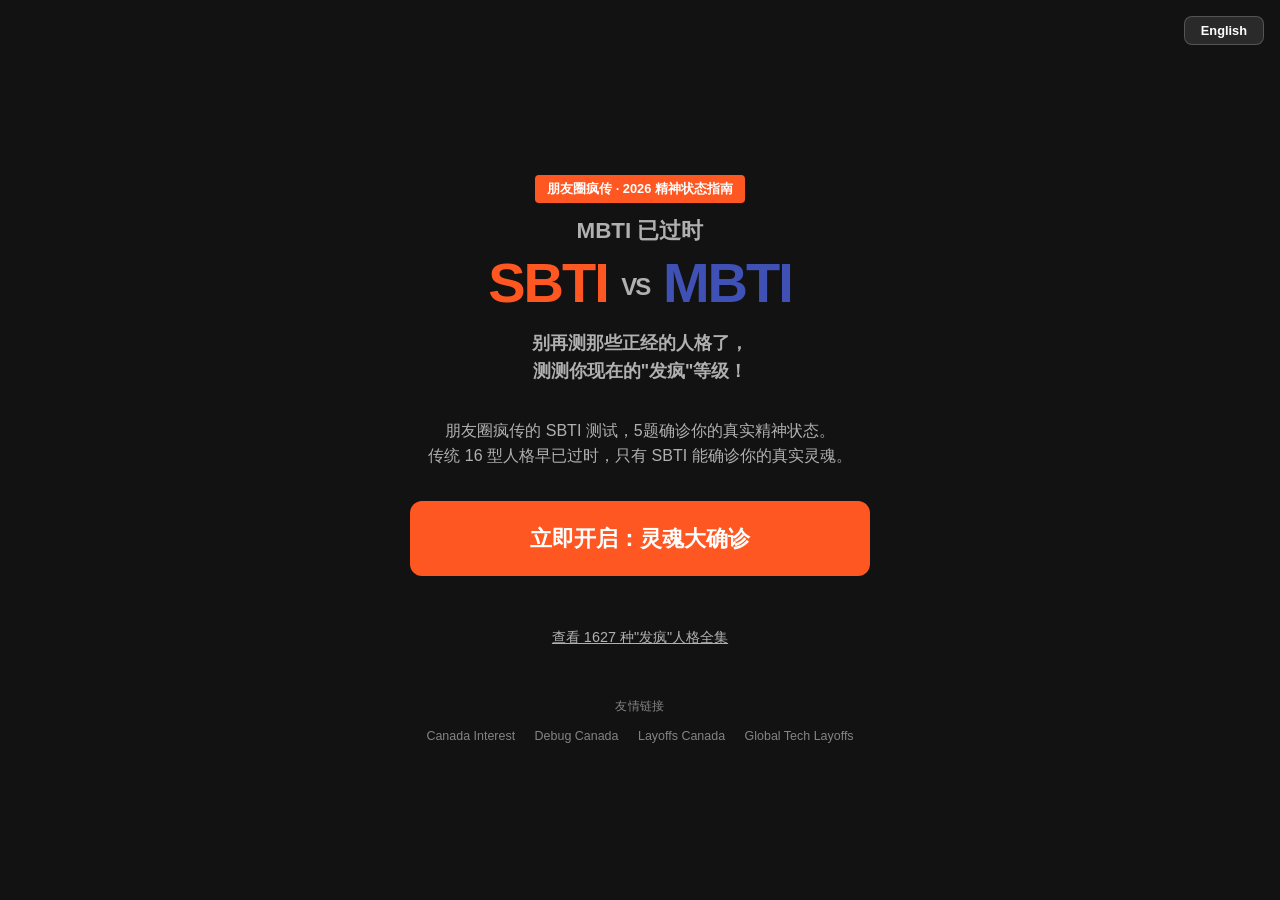
<file: index.html>
<!doctype html>
<html lang="zh">
	<head>
		<meta charset="UTF-8" />
		<meta
			name="viewport"
			content="width=device-width, initial-scale=1.0, maximum-scale=1.0"
		/>
		<title>SBTI 灵魂确诊 | 2026最火人格测试 | MBTI 升级版</title>
		<!-- SEO Core -->
		<meta
			name="description"
			content="朋友圈疯传的 SBTI 测试来了！想知道 SBTI 是什么？这是一款 Silly Big Personality Test，5 题确诊你的真实精神状态：吗喽、死者、ATM、小丑、尤物… 2026 最火 MBTI 人格测试中文版，比传统 16 型人格更懂打工人。"
		/>
		<meta
			name="keywords"
			content="SBTI测试, SBTI是什么, SBTI personality, SBTI人格测试, MBTI中文, 人格测试, 精神状态测试, 发疯等级测试, sbti.unun.dev, silly big personality test"
		/>
		<meta name="author" content="Frank" />
		<meta name="robots" content="index, follow" />
		<meta name="theme-color" content="#121212" />

		<!-- hreflang 多语言 SEO（部署后替换为完整 URL） -->
		<link rel="alternate" hreflang="zh" href="https://sbti.debugcanada.com/" />
		<link
			rel="alternate"
			hreflang="en"
			href="https://sbti.debugcanada.com/index-en.html"
		/>
		<link
			rel="alternate"
			hreflang="x-default"
			href="https://sbti.debugcanada.com/"
		/>

		<!-- Open Graph (微信 / Facebook / 小红书分享) -->
		<meta property="og:type" content="website" />
		<meta property="og:site_name" content="SBTI 灵魂确诊" />
		<meta
			property="og:title"
			content="SBTI 灵魂确诊 | 你是吗喽、死者还是小丑？"
		/>
		<meta
			property="og:description"
			content="5题确诊你的真实精神状态！2026朋友圈最火人格测试，比MBTI更懂打工人。快来确诊你的发疯等级！"
		/>
		<meta
			property="og:image"
			content="https://sbti.debugcanada.com/og-cover.png"
		/>
		<meta property="og:image:width" content="1200" />
		<meta property="og:image:height" content="630" />
		<meta property="og:locale" content="zh_CN" />
		<meta property="og:locale:alternate" content="en_US" />

		<!-- Twitter / X Card -->
		<meta name="twitter:card" content="summary_large_image" />
		<meta name="twitter:title" content="SBTI 灵魂确诊 | 你是吗喽还是小丑？" />
		<meta
			name="twitter:description"
			content="5题确诊你的真实精神状态！2026最火人格测试。"
		/>
		<meta
			name="twitter:image"
			content="https://sbti.debugcanada.com/og-cover.png"
		/>

		<!-- JSON-LD Structured Data for GEO / AI Search -->
		<script type="application/ld+json">
			{
				"@context": "https://schema.org",
				"@type": "WebApplication",
				"name": "SBTI 灵魂确诊",
				"alternateName": "SBTI Soul Test",
				"url": "https://sbti.debugcanada.com/",
				"description": "5题确诊你的真实精神状态！SBTI是2026朋友圈爆火的恶搞版MBTI测试，8种荒诞人格类型：吗喽、死者、ATM、哦不人、拿捏者、小丑、尤物、背景板。",
				"applicationCategory": "EntertainmentApplication",
				"inLanguage": ["zh-CN", "en"],
				"isAccessibleForFree": true,
				"offers": { "@type": "Offer", "price": "0" },
				"author": { "@type": "Person", "name": "Frank" },
				"about": {
					"@type": "Thing",
					"name": "人格测试 / Personality Quiz",
					"description": "SBTI是对MBTI的幽默恶搞，通过5个职场和社交场景的选择题，将用户分配到8种荒诞人格原型之一。"
				}
			}
		</script>
		<link rel="canonical" href="https://sbti.debugcanada.com/" />
		<meta property="og:url" content="https://sbti.debugcanada.com/" />
		<link rel="icon" href="favicon.ico" type="image/x-icon" />
		<link rel="stylesheet" href="style.css" />
	</head>
	<body data-lang="zh">
		<div class="lang-switcher">
			<button
				class="btn lang-btn"
				onclick="
					localStorage.setItem('sbti-lang', 'en');
					window.location.href = './index-en.html';
				"
			>
				English
			</button>
		</div>
		<div class="container">
			<!-- Welcome Screen -->
			<div id="welcome-screen" class="screen active">
				<div id="ui-tag" class="hero-tag">朋友圈疯传 · 2026 精神状态指南</div>
				<h1 class="hero-title">
					<span id="ui-title-top" class="hero-subtitle-top">MBTI 已过时</span>
					<span class="title-sbti">SBTI</span>
					<span class="title-vs">VS</span>
					<span class="title-mbti">MBTI</span>
				</h1>
				<p id="ui-subtitle" class="subtitle hero-cta-text">
					别再测那些正经的人格了，<br />测测你现在的"发疯"等级！
				</p>
				<p id="ui-desc" class="hero-desc">
					朋友圈疯传的 SBTI 测试，5题确诊你的真实精神状态。<br />传统 16
					型人格早已过时，只有 SBTI 能确诊你的真实灵魂。
				</p>
				<button id="start-btn" class="btn btn-primary btn-cta">
					立即开启：灵魂大确诊
				</button>
				<div class="footer-links">
					<a href="types.html" id="ui-view-types" class="link"
						>查看 1627 种"发疯"人格全集</a
					>
				</div>
			</div>

			<!-- Quiz Screen -->
			<div id="quiz-screen" class="screen">
				<div class="progress-container">
					<div id="progress-bar" class="progress-bar"></div>
				</div>
				<h2 id="question-text" class="question-text">正在加载问题...</h2>
				<div id="options-container"></div>
			</div>

			<!-- Result Screen -->
			<div id="result-screen" class="screen">
				<h2 id="ui-result-heading" class="result-heading">你的诊断结果是：</h2>
				<div class="result-card">
					<div id="result-icon" class="result-icon">🐒</div>
					<div id="result-id" class="result-id">TYPE: MALO</div>
					<div id="result-name" class="result-name">吗喽</div>
					<div id="result-mbti" class="result-mbti">匹配 MBTI: ISFP</div>
					<p id="result-desc" class="result-desc">加载中...</p>
					<div id="result-persona" class="result-persona">
						深度画像加载中...
					</div>
					<div id="traits-container" class="traits-container"></div>
					<button id="share-btn" class="btn btn-share">🔗 分享我的结果</button>
					<div class="social-share-row">
						<a
							id="twitter-share"
							class="social-btn twitter-btn"
							target="_blank"
							rel="noopener"
							>𝕏 Twitter</a
						>
						<a
							id="facebook-share"
							class="social-btn facebook-btn"
							target="_blank"
							rel="noopener"
							>f Facebook</a
						>
					</div>
					<button id="restart-btn" class="btn btn-restart">重新测试</button>
				</div>
				<div class="footer-links" style="margin-top: 2rem">
					<a href="types.html" id="ui-view-all" class="link"
						>查看所有人格类型表</a
					>
				</div>
			</div>
		</div>

		<footer class="site-footer">
			<p class="site-footer-title">友情链接</p>
			<div class="friend-links">
				<a
					class="friend-link"
					href="https://canadainterest.com/?utm_source=sbti"
					target="_blank"
					rel="noopener noreferrer"
					>Canada Interest</a
				>
				<a
					class="friend-link"
					href="https://debugcanada.com/?utm_source=sbti"
					target="_blank"
					rel="noopener noreferrer"
				>
					Debug Canada</a
				>
				<a
					class="friend-link"
					href="https://layoffscanada.com/?utm_source=sbti"
					target="_blank"
					rel="noopener noreferrer"
					>Layoffs Canada</a
				>
				<a
					class="friend-link"
					href="https://tech.debugcanada.com/?utm_source=sbti"
					target="_blank"
					rel="noopener noreferrer"
					>Global Tech Layoffs</a
				>
			</div>
		</footer>

		<script type="module" src="script.js"></script>
		<!-- Google tag (gtag.js) -->
		<script
			async
			src="https://www.googletagmanager.com/gtag/js?id=G-J19F9Y3NJH"
		></script>
		<script>
			window.dataLayer = window.dataLayer || [];
			function gtag() {
				dataLayer.push(arguments);
			}
			gtag('js', new Date());

			gtag('config', 'G-J19F9Y3NJH');
		</script>
	</body>
</html>
</file>
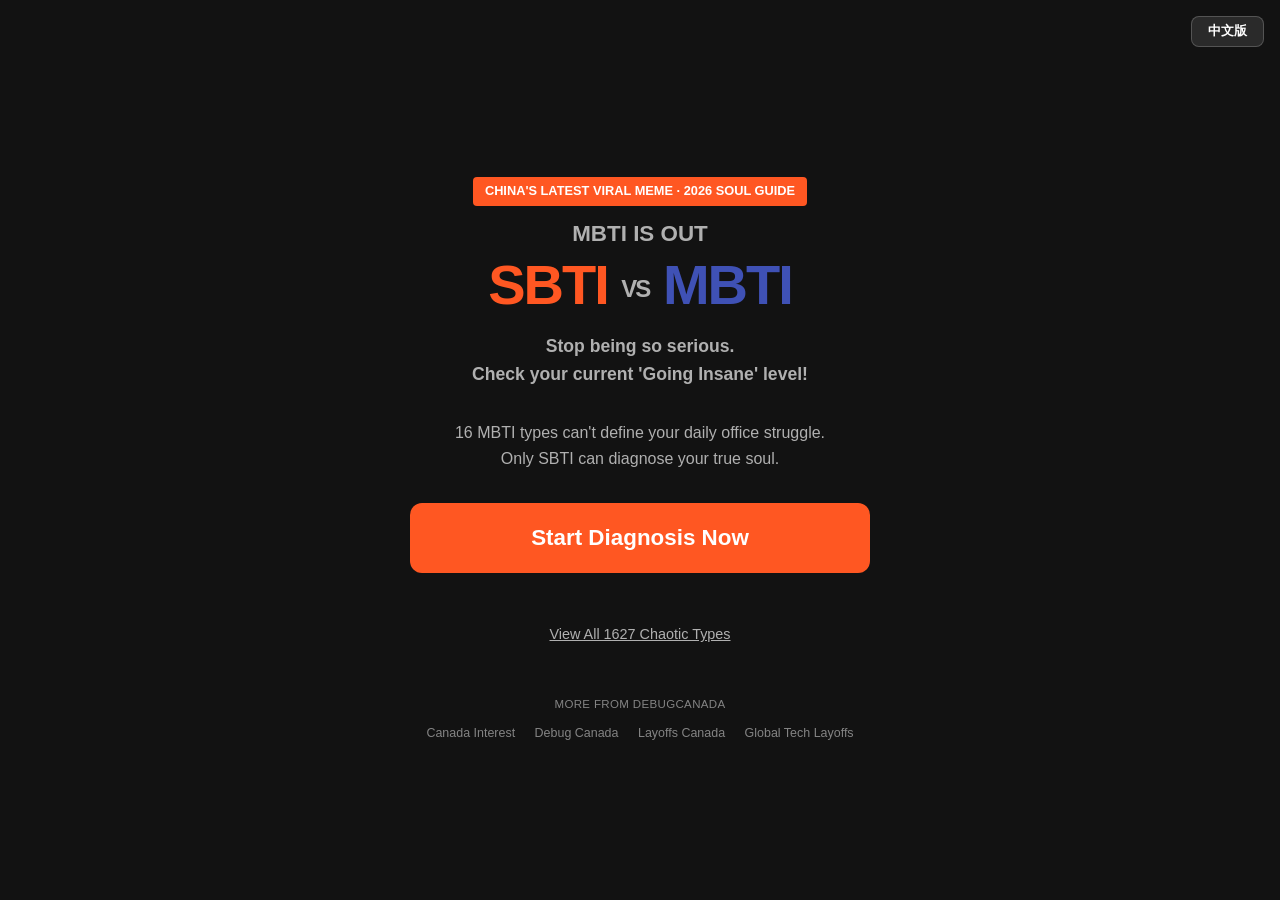
<file: index-en.html>
<!doctype html>
<html lang="en">
	<head>
		<meta charset="UTF-8" />
		<meta
			name="viewport"
			content="width=device-width, initial-scale=1.0, maximum-scale=1.0"
		/>
		<title>SBTI Soul Test | 2026 Viral Personality Quiz | MBTI is OUT</title>
		<!-- SEO Core -->
		<meta
			name="description"
			content="5 questions to diagnose your true mental state! SBTI (Silly Big Test of Identity) is the viral 2026 personality test. What is the meaning of SBTI? Discover this free Silly Big Personality Test, a better MBTI alternative for the modern office worker."
		/>
		<meta
			name="keywords"
			content="SBTI test, SBTI meaning, Silly Big Test of Identity, Silly Big Personality Test, MBTI alternative, mental state test, sbti.unun.dev, personality quiz"
		/>
		<meta name="author" content="Frank" />
		<meta name="robots" content="index, follow" />
		<meta name="theme-color" content="#121212" />

		<!-- hreflang for multilingual SEO (replace with full URLs after deployment) -->
		<link
			rel="alternate"
			hreflang="en"
			href="https://sbti.debugcanada.com/index-en.html"
		/>
		<link rel="alternate" hreflang="zh" href="https://sbti.debugcanada.com/" />
		<link
			rel="alternate"
			hreflang="x-default"
			href="https://sbti.debugcanada.com/"
		/>

		<!-- Open Graph (Facebook / Twitter / LINE sharing) -->
		<meta property="og:type" content="website" />
		<meta property="og:site_name" content="SBTI Soul Test" />
		<meta
			property="og:title"
			content="SBTI Soul Test | Are you a MALOU, THE DEAD, or a JOKER?"
		/>
		<meta
			property="og:description"
			content="5 questions to diagnose your true soul! The viral 2026 personality test that hits harder than MBTI. Come find out your Chaos Level!"
		/>
		<meta
			property="og:image"
			content="https://sbti.debugcanada.com/og-cover.png"
		/>
		<meta property="og:image:width" content="1200" />
		<meta property="og:image:height" content="630" />
		<meta property="og:locale" content="en_US" />
		<meta property="og:locale:alternate" content="zh_CN" />

		<!-- Twitter / X Card -->
		<meta name="twitter:card" content="summary_large_image" />
		<meta
			name="twitter:title"
			content="SBTI Soul Test | Are you a MALOU or a JOKER?"
		/>
		<meta
			name="twitter:description"
			content="5 questions to diagnose your true mental state! The viral 2026 personality test."
		/>
		<meta
			name="twitter:image"
			content="https://sbti.debugcanada.com/og-cover.png"
		/>

		<!-- JSON-LD Structured Data for GEO / AI Search -->
		<script type="application/ld+json">
			{
				"@context": "https://schema.org",
				"@type": "WebApplication",
				"name": "SBTI Soul Test",
				"alternateName": "SBTI 灵魂确诊",
				"url": "https://sbti.debugcanada.com/index-en.html",
				"description": "5 questions to diagnose your true mental state! SBTI is the viral 2026 personality quiz — a humorous parody of MBTI. 8 absurdist archetypes: MALOU, THE DEAD, ATM, MR. OH-NO, THE CTRL, THE JOKER, THE SEXY, THE NPC.",
				"applicationCategory": "EntertainmentApplication",
				"inLanguage": ["en", "zh-CN"],
				"isAccessibleForFree": true,
				"offers": { "@type": "Offer", "price": "0" },
				"author": { "@type": "Person", "name": "Frank" },
				"about": {
					"@type": "Thing",
					"name": "Personality Quiz",
					"description": "SBTI is a humor-driven parody of MBTI. Through 5 relatable workplace and social scenarios, it assigns users one of 8 absurdist personality archetypes popular in Chinese internet culture."
				}
			}
		</script>
		<link rel="canonical" href="https://sbti.debugcanada.com/index-en.html" />
		<meta
			property="og:url"
			content="https://sbti.debugcanada.com/index-en.html"
		/>
		<link rel="icon" href="favicon.ico" type="image/x-icon" />
		<link rel="stylesheet" href="style.css" />
	</head>
	<body data-lang="en">
		<div class="lang-switcher">
			<button
				class="btn lang-btn"
				onclick="
					localStorage.setItem('sbti-lang', 'zh');
					window.location.href = './index.html';
				"
			>
				中文版
			</button>
		</div>
		<div class="container">
			<!-- Welcome Screen -->
			<div id="welcome-screen" class="screen active">
				<div id="ui-tag" class="hero-tag">
					China's Latest Viral Meme · 2026 Soul Guide
				</div>
				<h1 class="hero-title">
					<span id="ui-title-top" class="hero-subtitle-top">MBTI is OUT</span>
					<span class="title-sbti">SBTI</span>
					<span class="title-vs">VS</span>
					<span class="title-mbti">MBTI</span>
				</h1>
				<p id="ui-subtitle" class="subtitle hero-cta-text">
					Stop being so serious.<br />Check your current 'Going Insane' level!
				</p>
				<p id="ui-desc" class="hero-desc">
					16 MBTI types can't define your daily office struggle.<br />Only SBTI
					can diagnose your true soul.
				</p>
				<button id="start-btn" class="btn btn-primary btn-cta">
					Start Diagnosis Now
				</button>
				<div class="footer-links">
					<a href="types-en.html" id="ui-view-types" class="link"
						>View All 1627 Chaotic Types</a
					>
				</div>
			</div>

			<!-- Quiz Screen -->
			<div id="quiz-screen" class="screen">
				<div class="progress-container">
					<div id="progress-bar" class="progress-bar"></div>
				</div>
				<h2 id="question-text" class="question-text">Loading questions...</h2>
				<div id="options-container"></div>
			</div>

			<!-- Result Screen -->
			<div id="result-screen" class="screen">
				<h2 id="ui-result-heading" class="result-heading">Your Diagnosis:</h2>
				<div class="result-card">
					<div id="result-icon" class="result-icon">🐒</div>
					<div id="result-id" class="result-id">TYPE: MALO</div>
					<div id="result-name" class="result-name">MALOU</div>
					<div id="result-mbti" class="result-mbti">MBTI Match: ISFP</div>
					<p id="result-desc" class="result-desc">Loading...</p>
					<div id="result-persona" class="result-persona">
						Loading profile...
					</div>
					<div id="traits-container" class="traits-container"></div>
					<button id="share-btn" class="btn btn-share">
						🔗 Share My Result
					</button>
					<div class="social-share-row">
						<a
							id="twitter-share"
							class="social-btn twitter-btn"
							target="_blank"
							rel="noopener"
							>𝕏 Twitter</a
						>
						<a
							id="facebook-share"
							class="social-btn facebook-btn"
							target="_blank"
							rel="noopener"
							>f Facebook</a
						>
					</div>
					<button id="restart-btn" class="btn btn-restart">Retake Test</button>
				</div>
				<div class="footer-links" style="margin-top: 2rem">
					<a href="types-en.html" id="ui-view-all" class="link"
						>View All Personality Types</a
					>
				</div>
			</div>
		</div>

		<footer class="site-footer">
			<p class="site-footer-title">More from DebugCanada</p>
			<div class="friend-links">
				<a
					class="friend-link"
					href="https://canadainterest.com/?utm_source=sbti"
					target="_blank"
					rel="noopener noreferrer"
					>Canada Interest</a
				>
				<a
					class="friend-link"
					href="https://debugcanada.com/?utm_source=sbti"
					target="_blank"
					rel="noopener noreferrer"
				>
					Debug Canada</a
				>
				<a
					class="friend-link"
					href="https://layoffscanada.com/?utm_source=sbti"
					target="_blank"
					rel="noopener noreferrer"
					>Layoffs Canada</a
				>
				<a
					class="friend-link"
					href="https://tech.debugcanada.com/?utm_source=sbti"
					target="_blank"
					rel="noopener noreferrer"
					>Global Tech Layoffs</a
				>
			</div>
		</footer>

		<script type="module" src="script.js"></script>
		<script
			async
			src="https://www.googletagmanager.com/gtag/js?id=G-J19F9Y3NJH"
		></script>
		<script>
			window.dataLayer = window.dataLayer || [];
			function gtag() {
				dataLayer.push(arguments);
			}
			gtag('js', new Date());

			gtag('config', 'G-J19F9Y3NJH');
		</script>
	</body>
</html>
</file>
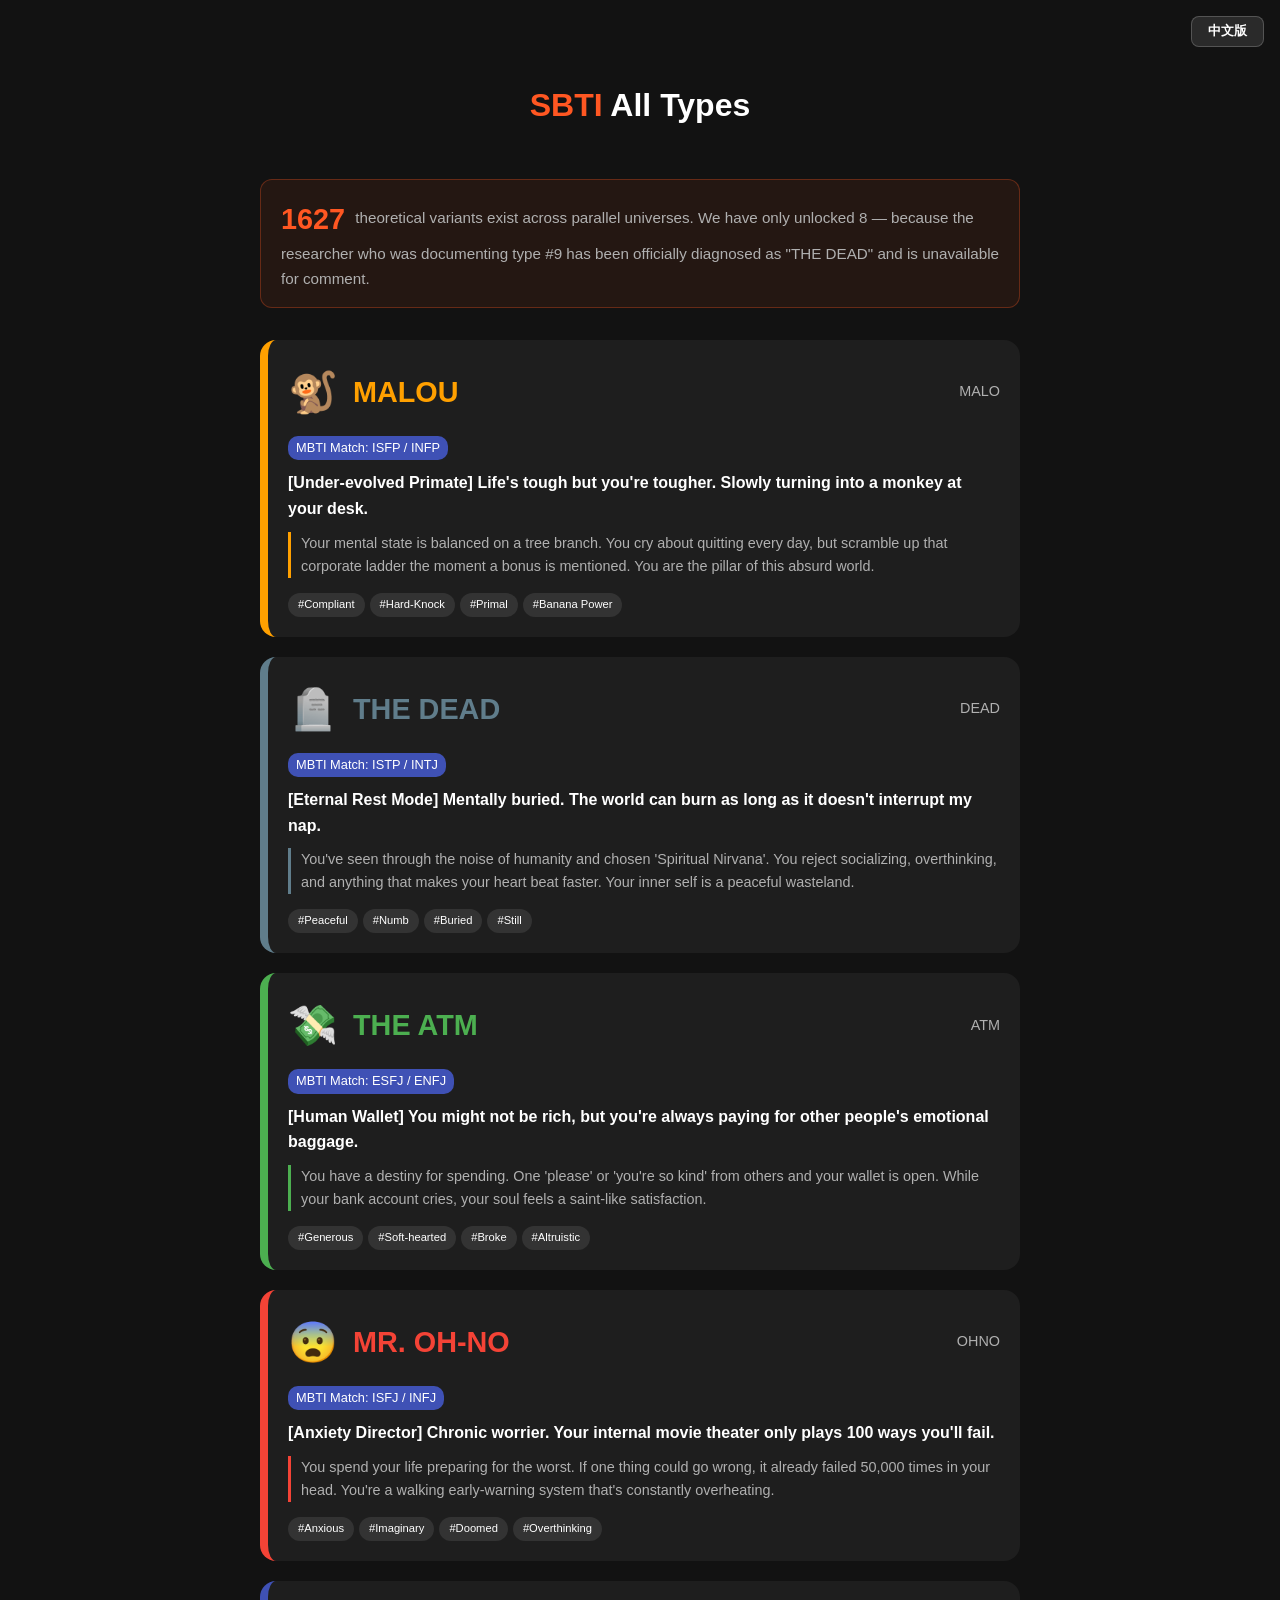
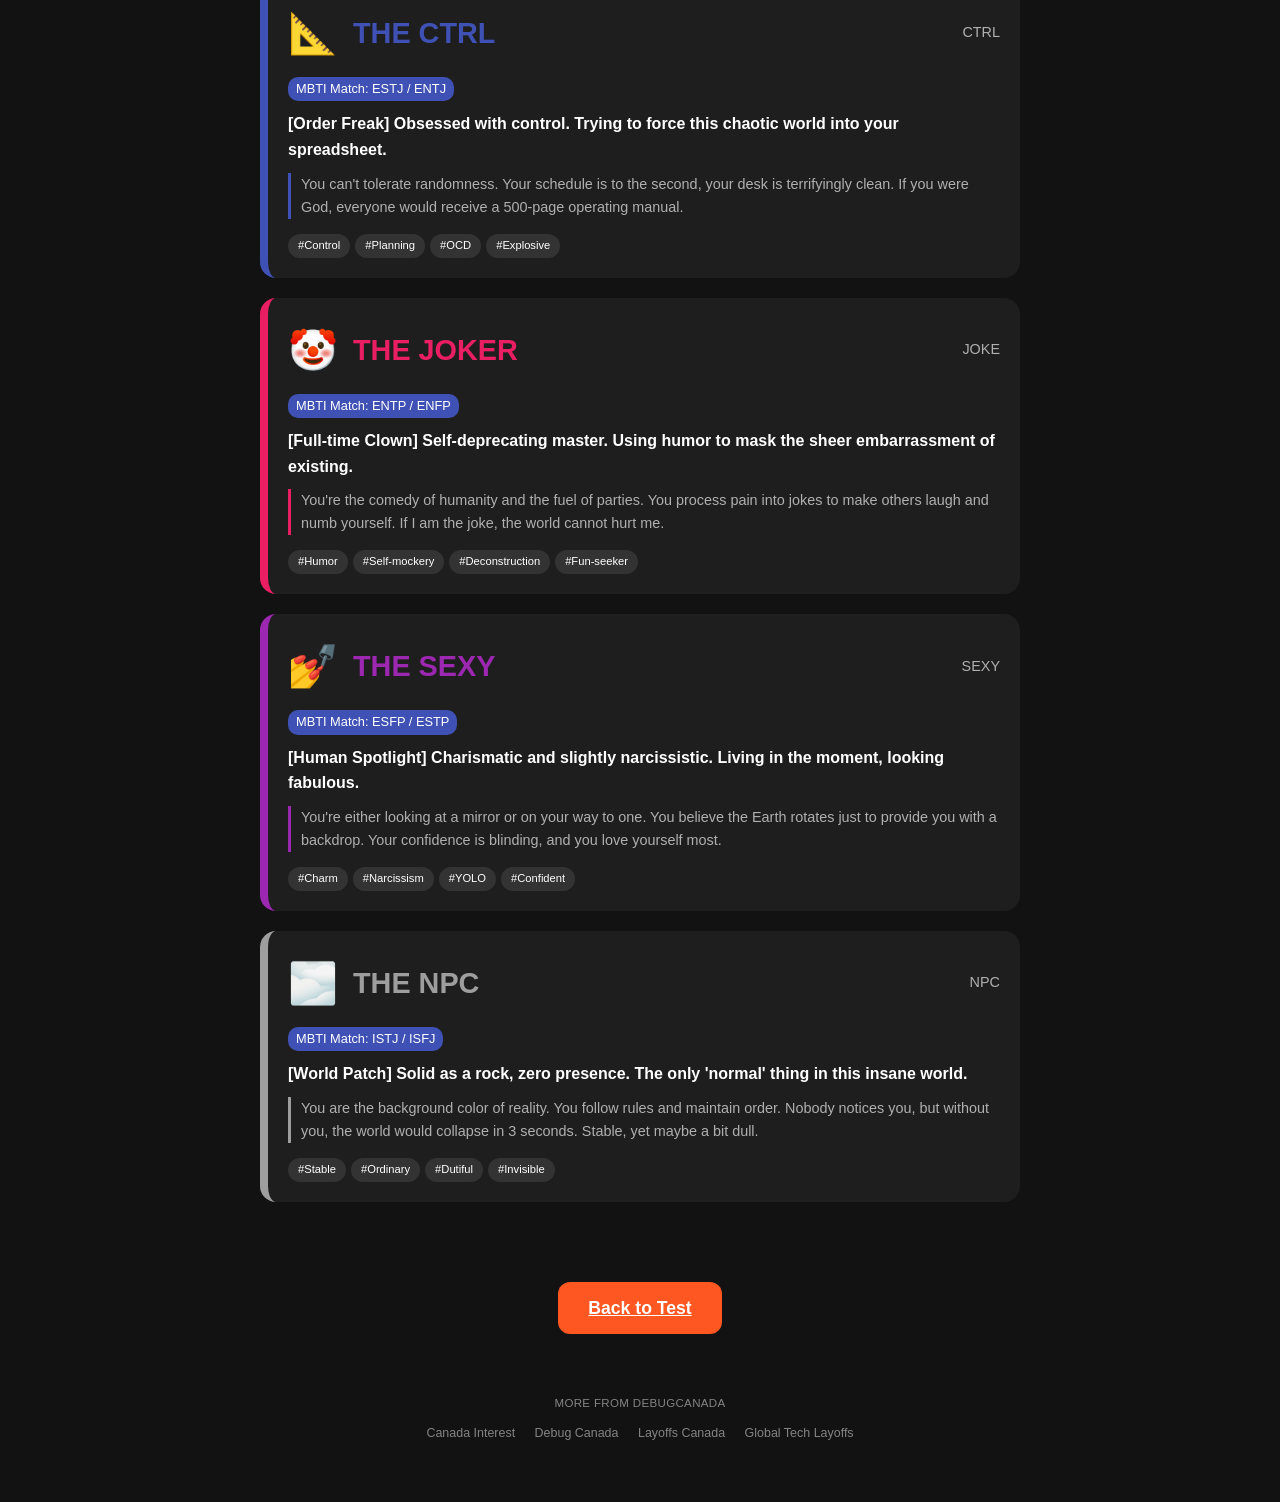
<file: types-en.html>
<!doctype html>
<html lang="en">
	<head>
		<meta charset="UTF-8" />
		<meta name="viewport" content="width=device-width, initial-scale=1.0" />
		<title>All SBTI Personality Types | Malou, The Dead, Joker, etc.</title>

		<!-- Auto language detection: Chinese browser redirects to zh page -->
		<script>
			(function () {
				var saved = localStorage.getItem('sbti-lang');
				if (saved === 'zh') {
					window.location.replace('./types.html');
					return;
				}
				if (!saved) {
					var lang = (
						navigator.language ||
						navigator.userLanguage ||
						''
					).toLowerCase();
					if (lang.startsWith('zh')) {
						window.location.replace('./types.html');
					}
				}
			})();
		</script>

		<!-- SEO Meta Tags -->
		<meta
			name="description"
			content="Explore all SBTI personality types. From Malou to The Dead, find out how your 'insane' state matches your MBTI profile."
		/>
		<meta
			name="keywords"
			content="SBTI types, Malou, The Dead personality, Joker personality, ATM personality, MBTI mapping"
		/>

		<link rel="icon" href="favicon.ico" type="image/x-icon" />
		<link rel="stylesheet" href="style.css" />
		<style>
			.type-card {
				background-color: var(--card-bg);
				border-radius: 16px;
				padding: 20px;
				text-align: left;
				border-left: 8px solid var(--sbti-orange);
				margin-bottom: 20px;
			}
			.type-header {
				display: flex;
				justify-content: space-between;
				align-items: center;
				margin-bottom: 10px;
			}
			.type-name {
				font-size: 1.8rem;
				font-weight: bold;
			}
			.type-id {
				font-size: 0.9rem;
				color: var(--text-secondary);
			}
		</style>
	</head>
	<body data-lang="en">
		<div class="lang-switcher">
			<button
				class="btn lang-btn"
				onclick="
					localStorage.setItem('sbti-lang', 'zh');
					window.location.href = './types.html';
				"
			>
				中文版
			</button>
		</div>
		<div class="container" style="max-width: 800px; text-align: left">
			<h1 style="text-align: center; margin-bottom: 3rem">
				<span class="title-sbti">SBTI</span>
				<span id="ui-types-title">All Types</span>
			</h1>

			<div class="types-disclaimer">
				<span class="disclaimer-num">1627</span>
				<span
					>theoretical variants exist across parallel universes. We have only
					unlocked 8 — because the researcher who was documenting type #9 has
					been officially diagnosed as "THE DEAD" and is unavailable for
					comment.</span
				>
			</div>

			<div id="types-list"></div>

			<div style="text-align: center; margin-top: 3rem">
				<a
					href="index-en.html"
					id="ui-back-btn"
					class="btn btn-primary"
					style="display: inline-block; width: auto; padding: 12px 30px"
					>Back to Test</a
				>
			</div>
		</div>

		<footer class="site-footer">
			<p class="site-footer-title">More from DebugCanada</p>
			<div class="friend-links">
				<a
					class="friend-link"
					href="https://canadainterest.com/?utm_source=sbti"
					target="_blank"
					rel="noopener noreferrer"
					>Canada Interest</a
				>
				<a
					class="friend-link"
					href="https://debugcanada.com/?utm_source=sbti"
					target="_blank"
					rel="noopener noreferrer"
				>
					Debug Canada</a
				>
				<a
					class="friend-link"
					href="https://layoffscanada.com/?utm_source=sbti"
					target="_blank"
					rel="noopener noreferrer"
					>Layoffs Canada</a
				>
				<a
					class="friend-link"
					href="https://tech.debugcanada.com/?utm_source=sbti"
					target="_blank"
					rel="noopener noreferrer"
					>Global Tech Layoffs</a
				>
			</div>
		</footer>

		<script type="module">
			import { SBTI_TYPES } from './data.js';
			const list = document.getElementById('types-list');
			const currentLang = 'en';

			Object.entries(SBTI_TYPES).forEach(([key, type]) => {
				const card = document.createElement('div');
				card.className = 'type-card';
				card.style.borderLeftColor = type.color;

				card.innerHTML = `
                <div class="type-header">
                    <div style="display: flex; align-items: center; gap: 15px;">
                        <span style="font-size: 2.5rem;">${type.icon}</span>
                        <div class="type-name" style="color: ${type.color}">${type.name[currentLang]}</div>
                    </div>
                    <div class="type-id">${type.id}</div>
                </div>
                <div style="font-size: 0.8rem; background: var(--mbti-blue); display: inline-block; padding: 2px 8px; border-radius: 10px; margin-bottom: 10px;">
                    MBTI Match: ${type.mbti_match}
                </div>
                <p style="margin-bottom: 10px; font-weight: bold;">${type.description[currentLang]}</p>
                <p style="font-size: 0.9rem; color: var(--text-secondary); margin-bottom: 15px; border-left: 3px solid ${type.color}; padding-left: 10px;">${type.persona[currentLang]}</p>
                <div style="display: flex; gap: 5px; flex-wrap: wrap;">
                    ${type.traits[currentLang].map((t) => `<span class="trait-tag" style="font-size: 0.7rem; padding: 3px 10px;">#${t}</span>`).join('')}
                </div>
            `;
				list.appendChild(card);
			});
		</script>
		<script
			async
			src="https://www.googletagmanager.com/gtag/js?id=G-J19F9Y3NJH"
		></script>
		<script>
			window.dataLayer = window.dataLayer || [];
			function gtag() {
				dataLayer.push(arguments);
			}
			gtag('js', new Date());

			gtag('config', 'G-J19F9Y3NJH');
		</script>
	</body>
</html>
</file>
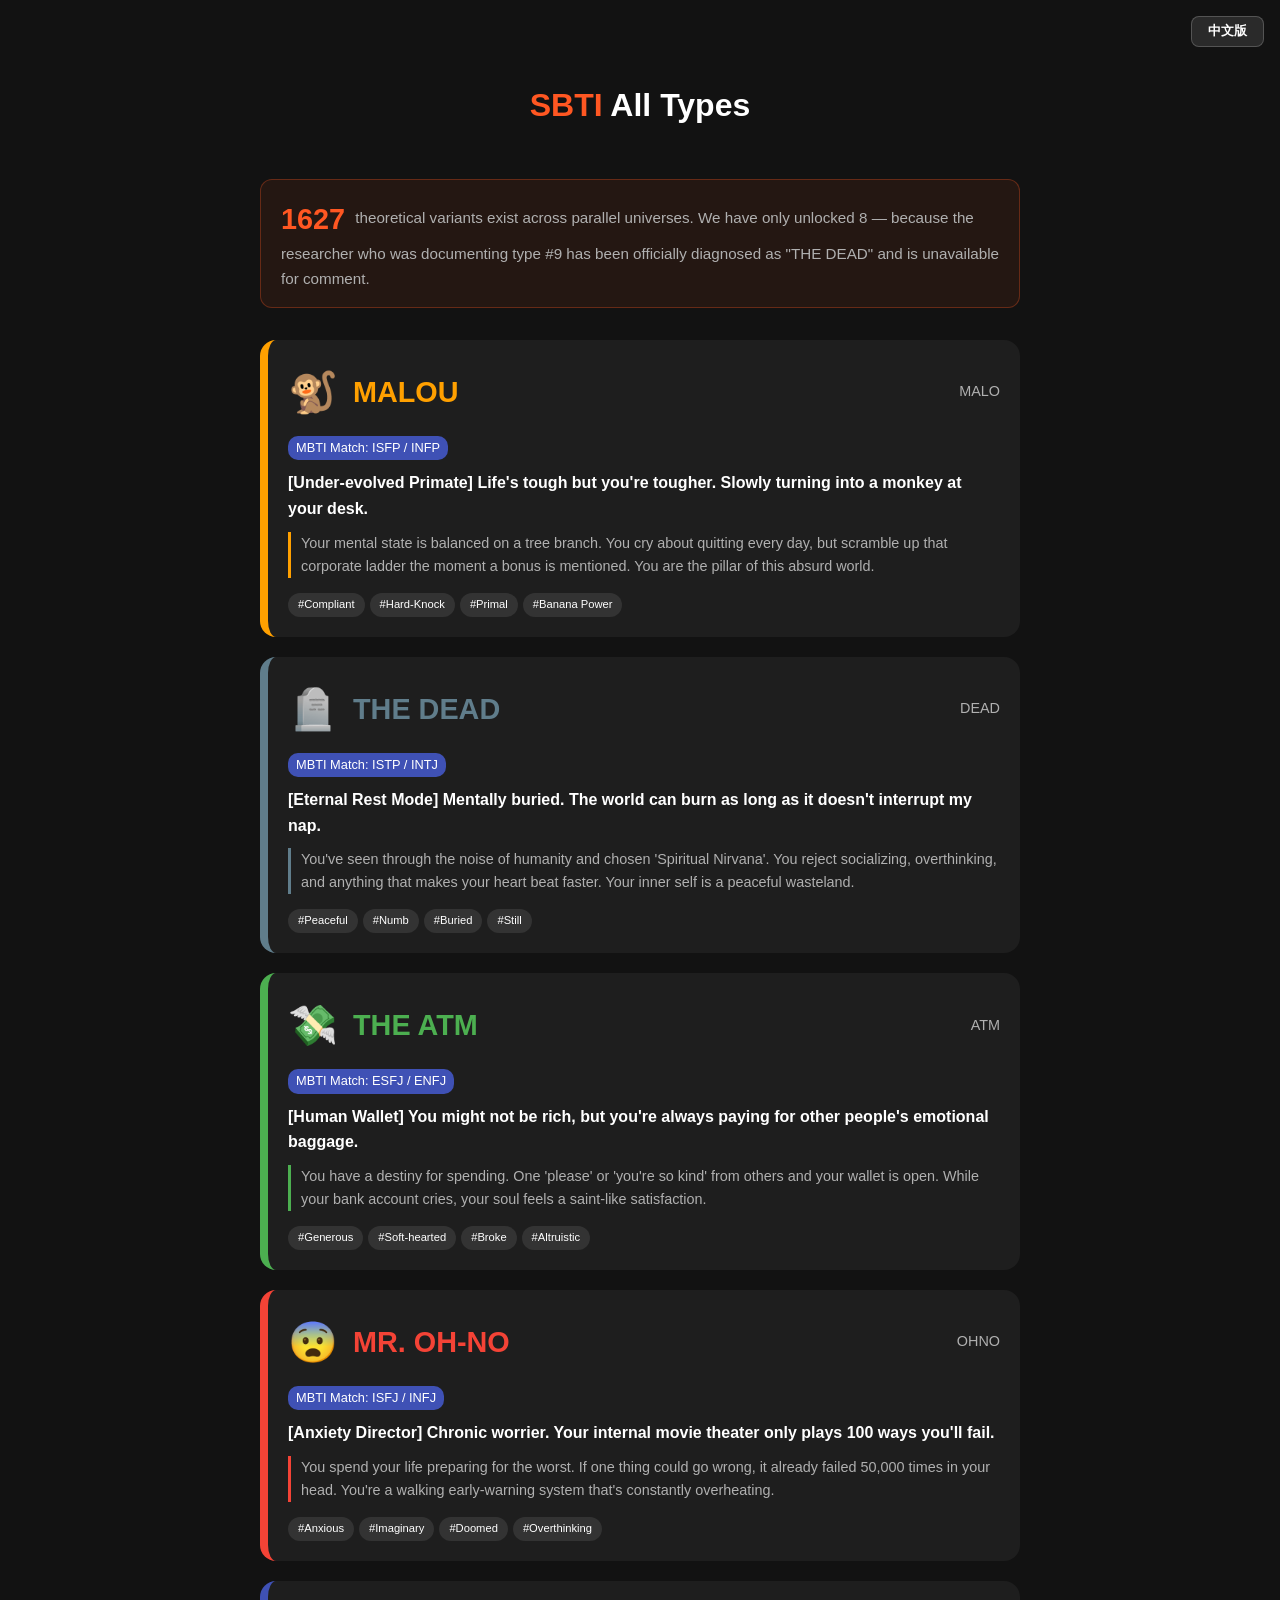
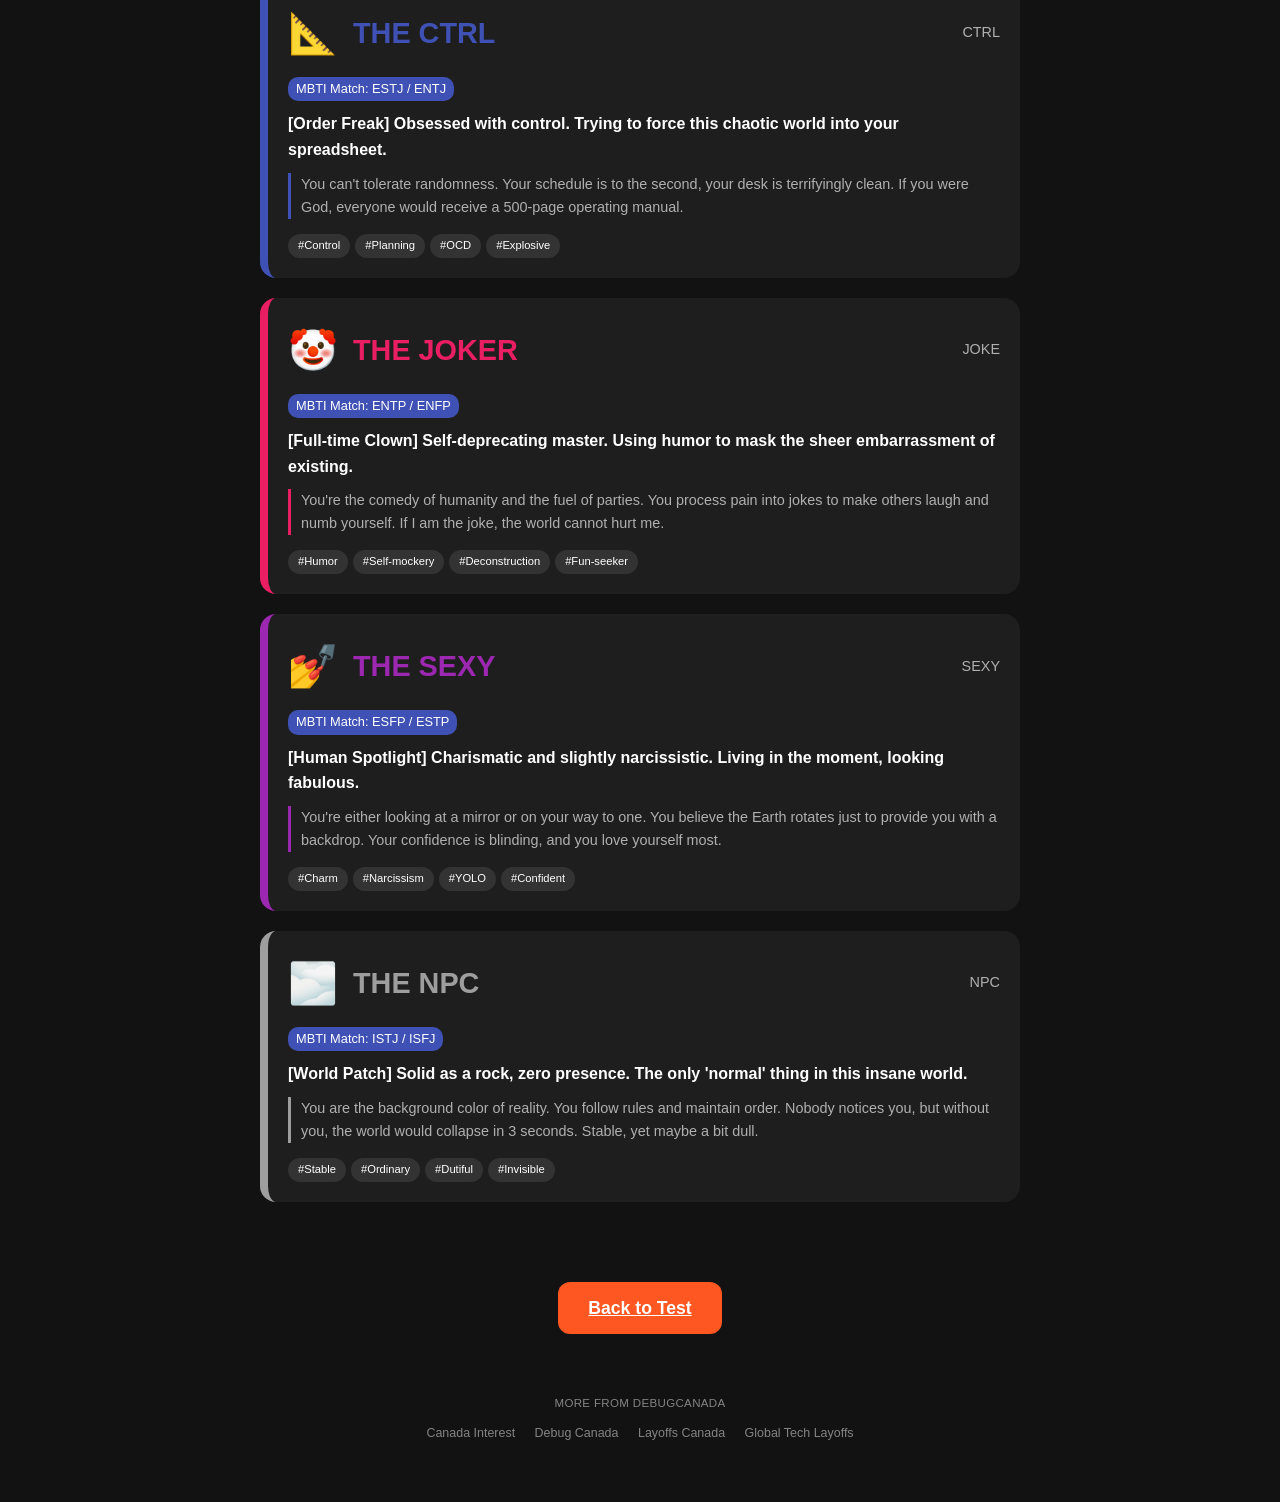
<file: types.html>
<!doctype html>
<html lang="zh-CN">
	<head>
		<meta charset="UTF-8" />
		<meta name="viewport" content="width=device-width, initial-scale=1.0" />
		<title>SBTI 所有人格类型一览表 | 吗喽、死者、尤物、小丑</title>

		<!-- 自动语言检测：非中文浏览器跳转英文页 -->
		<script>
			(function () {
				var saved = localStorage.getItem('sbti-lang');
				if (saved === 'en') {
					window.location.replace('./types-en.html');
					return;
				}
				if (!saved) {
					var lang = (
						navigator.language ||
						navigator.userLanguage ||
						''
					).toLowerCase();
					if (!lang.startsWith('zh')) {
						window.location.replace('./types-en.html');
					}
				}
			})();
		</script>

		<!-- SEO Meta Tags -->
		<meta
			name="description"
			content="全网最全 SBTI 类型解读：从'吗喽'到'死者'，从'尤物'到'ATM'。深入了解 16+ 种'精神发疯'人格，对照你的 MBTI 寻找灵魂伴侣。"
		/>
		<meta
			name="keywords"
			content="SBTI类型, SBTI人格, 吗喽, 死者, ATM, 尤物, 精神状态, MBTI对照表, SBTI personality types, sbti meaning"
		/>

		<link rel="stylesheet" href="style.css" />
		<style>
			.type-card {
				background-color: var(--card-bg);
				border-radius: 16px;
				padding: 20px;
				text-align: left;
				border-left: 8px solid var(--sbti-orange);
				margin-bottom: 20px;
			}
			.type-header {
				display: flex;
				justify-content: space-between;
				align-items: center;
				margin-bottom: 10px;
			}
			.type-name {
				font-size: 1.8rem;
				font-weight: bold;
			}
			.type-id {
				font-size: 0.9rem;
				color: var(--text-secondary);
			}
		</style>
	</head>
	<body data-lang="zh">
		<div class="lang-switcher">
			<button
				class="btn lang-btn"
				onclick="
					localStorage.setItem('sbti-lang', 'en');
					window.location.href = './types-en.html';
				"
			>
				English
			</button>
		</div>
		<div class="container" style="max-width: 800px; text-align: left">
			<h1 style="text-align: center; margin-bottom: 3rem">
				<span class="title-sbti">SBTI</span>
				<span id="ui-types-title">类型全集</span>
			</h1>

			<div class="types-disclaimer">
				<span class="disclaimer-num">1627</span>
				<span id="ui-disclaimer-text"
					>种理论变体存在于平行宇宙中。我们只解锁了其中 8 种——因为剩下的 1619
					种，研究员在写到第 9 种时精神状态已确诊为「死者」，无法继续。</span
				>
			</div>

			<div id="types-list">
				<!-- Dynamically loaded types -->
			</div>

			<div style="text-align: center; margin-top: 3rem">
				<a
					href="index.html"
					id="ui-back-btn"
					class="btn btn-primary"
					style="display: inline-block; width: auto; padding: 12px 30px"
					>返回测试</a
				>
			</div>
		</div>

		<footer class="site-footer">
			<p class="site-footer-title">友情链接</p>
			<div class="friend-links">
				<a
					class="friend-link"
					href="https://canadainterest.com/?utm_source=sbti"
					target="_blank"
					rel="noopener noreferrer"
					>Canada Interest</a
				>
				<a
					class="friend-link"
					href="https://debugcanada.com/?utm_source=sbti"
					target="_blank"
					rel="noopener noreferrer"
				>
					Debug Canada</a
				>
				<a
					class="friend-link"
					href="https://layoffscanada.com/?utm_source=sbti"
					target="_blank"
					rel="noopener noreferrer"
					>Layoffs Canada</a
				>
				<a
					class="friend-link"
					href="https://tech.debugcanada.com/?utm_source=sbti"
					target="_blank"
					rel="noopener noreferrer"
					>Global Tech Layoffs</a
				>
			</div>
		</footer>

		<script type="module">
			import { SBTI_TYPES } from './data.js';
			const list = document.getElementById('types-list');
			const currentLang = 'zh';

			Object.entries(SBTI_TYPES).forEach(([key, type]) => {
				const card = document.createElement('div');
				card.className = 'type-card';
				card.style.borderLeftColor = type.color;

				card.innerHTML = `
                    <div class="type-header">
                        <div style="display: flex; align-items: center; gap: 15px;">
                            <span style="font-size: 2.5rem;">${type.icon}</span>
                            <div class="type-name" style="color: ${type.color}">${type.name[currentLang]}</div>
                        </div>
                        <div class="type-id">${type.id}</div>
                    </div>
                    <div style="font-size: 0.8rem; background: var(--mbti-blue); display: inline-block; padding: 2px 8px; border-radius: 10px; margin-bottom: 10px;">
                        匹配 MBTI: ${type.mbti_match}
                    </div>
                    <p style="margin-bottom: 10px; font-weight: bold;">${type.description[currentLang]}</p>
                    <p style="font-size: 0.9rem; color: var(--text-secondary); margin-bottom: 15px; border-left: 3px solid ${type.color}; padding-left: 10px;">${type.persona[currentLang]}</p>
                    <div style="display: flex; gap: 5px; flex-wrap: wrap;">
                        ${type.traits[currentLang].map((t) => `<span class="trait-tag" style="font-size: 0.7rem; padding: 3px 10px;">#${t}</span>`).join('')}
                    </div>
                `;
				list.appendChild(card);
			});
		</script>
		<script
			async
			src="https://www.googletagmanager.com/gtag/js?id=G-J19F9Y3NJH"
		></script>
		<script>
			window.dataLayer = window.dataLayer || [];
			function gtag() {
				dataLayer.push(arguments);
			}
			gtag('js', new Date());

			gtag('config', 'G-J19F9Y3NJH');
		</script>
	</body>
</html>
</file>
<file: style.css>
/* SBTI Test Styles */
:root {
    --mbti-blue: #3F51B5;
    --sbti-orange: #FF5722;
    --sbti-yellow: #FFEB3B;
    --dark-bg: #121212;
    --card-bg: #1E1E1E;
    --text-primary: #FFFFFF;
    --text-secondary: #B0B0B0;
}

* {
    box-sizing: border-box;
    margin: 0;
    padding: 0;
}

body {
    font-family: 'Segoe UI', Roboto, Helvetica, Arial, sans-serif;
    background-color: var(--dark-bg);
    color: var(--text-primary);
    line-height: 1.6;
    display: flex;
    flex-direction: column;
    justify-content: center;
    align-items: center;
    min-height: 100vh;
    overflow-x: hidden;
    padding-top: 60px;
    padding-bottom: 40px;
}

.container {
    width: 100%;
    max-width: 500px;
    padding: 20px;
    text-align: center;
}

/* Lang Switcher */
.lang-switcher {
    position: fixed;
    top: 16px;
    right: 16px;
    z-index: 100;
}

.lang-btn {
    width: auto !important;
    padding: 6px 16px !important;
    background: rgba(255,255,255,0.1) !important;
    font-size: 0.8rem !important;
    border: 1px solid rgba(255,255,255,0.2) !important;
    color: white !important;
    border-radius: 8px !important;
    cursor: pointer;
    margin-bottom: 0 !important;
}

/* Screens */
.screen {
    display: none;
    animation: fadeIn 0.5s ease-out;
}

.screen.active {
    display: block;
}

@keyframes fadeIn {
    from { opacity: 0; transform: translateY(20px); }
    to { opacity: 1; transform: translateY(0); }
}

/* Hero / Welcome */
.hero-title {
    font-size: 3.5rem;
    font-weight: 900;
    margin-top: 1rem;
    margin-bottom: 1rem;
    line-height: 1.1;
    text-transform: uppercase;
    letter-spacing: -2px;
}

.hero-subtitle-top {
    color: var(--text-secondary);
    font-size: 1.4rem;
    display: block;
    margin-bottom: 8px;
    letter-spacing: 0;
}

.hero-cta-text {
    font-size: 1.3rem;
    font-weight: bold;
    color: var(--sbti-yellow);
    margin-bottom: 1rem;
}

.hero-desc {
    color: var(--text-secondary);
    margin-bottom: 2rem;
    font-size: 1rem;
}

.title-sbti { color: var(--sbti-orange); }
.title-vs { font-size: 1.5rem; color: var(--text-secondary); vertical-align: middle; }
.title-mbti { color: var(--mbti-blue); }

.subtitle {
    font-size: 1.1rem;
    color: var(--text-secondary);
    margin-bottom: 2rem;
}

.hero-tag {
    display: inline-block;
    background-color: var(--sbti-orange);
    color: white;
    padding: 4px 12px;
    font-size: 0.8rem;
    font-weight: bold;
    border-radius: 4px;
    text-transform: uppercase;
}

/* Buttons */
.btn {
    display: block;
    width: 100%;
    padding: 18px;
    margin-bottom: 12px;
    border: none;
    border-radius: 12px;
    font-size: 1.1rem;
    font-weight: bold;
    cursor: pointer;
    transition: transform 0.2s, background-color 0.2s;
    -webkit-tap-highlight-color: transparent;
    touch-action: manipulation;
}

.btn-primary {
    background-color: var(--sbti-orange);
    color: white;
    margin-top: 2rem;
}

.btn-primary:hover, .btn-primary:active {
    background-color: #f44336;
    transform: scale(1.02);
}

.btn-cta {
    font-size: 1.4rem;
    padding: 22px;
}

.btn-option {
    background-color: var(--card-bg);
    color: var(--text-primary);
    text-align: left;
    border: 2px solid transparent;
    min-height: 56px;
}

.btn-option:hover, .btn-option:active {
    border-color: var(--sbti-orange);
    background-color: #2c2c2c;
}

/* Share Button */
.btn-share {
    background: linear-gradient(135deg, #FF5722, #FF8C00);
    color: white;
    margin-top: 1.5rem;
    font-size: 1.1rem;
}

.btn-share:hover, .btn-share:active {
    background: linear-gradient(135deg, #F44336, #FF6D00);
    transform: scale(1.02);
}

/* Restart Button */
.btn-restart {
    background-color: transparent;
    border: 2px solid var(--sbti-orange);
    color: var(--sbti-orange);
    margin-top: 0;
}

.btn-restart:hover, .btn-restart:active {
    background-color: rgba(255, 87, 34, 0.1);
}

/* Progress Bar */
.progress-container {
    width: 100%;
    height: 6px;
    background-color: #333;
    border-radius: 3px;
    margin-bottom: 2rem;
}

.progress-bar {
    height: 100%;
    background-color: var(--sbti-orange);
    width: 0%;
    transition: width 0.3s ease-out;
    border-radius: 3px;
}

/* Question */
.question-text {
    margin-bottom: 2rem;
    font-size: 1.3rem;
    line-height: 1.5;
}

/* Result */
.result-heading {
    font-size: 1.5rem;
    margin-bottom: 0;
}

.result-card {
    background-color: var(--card-bg);
    border-radius: 24px;
    padding: 40px 20px;
    margin-top: 2rem;
    box-shadow: 0 10px 30px rgba(0,0,0,0.5);
    border: 4px solid var(--sbti-orange);
}

.result-id {
    font-size: 1.2rem;
    font-weight: bold;
    color: var(--text-secondary);
    margin-bottom: 0.5rem;
}

.result-icon {
    font-size: 6rem;
    margin-bottom: 1rem;
    filter: drop-shadow(0 0 10px rgba(0,0,0,0.5));
}

.result-name {
    font-size: 4rem;
    font-weight: 900;
    margin-bottom: 1rem;
    color: var(--sbti-orange);
}

.result-mbti {
    display: inline-block;
    padding: 4px 12px;
    background-color: var(--mbti-blue);
    border-radius: 20px;
    font-size: 0.9rem;
    margin-bottom: 1.5rem;
}

.result-desc {
    font-size: 1.2rem;
    font-weight: bold;
    margin-bottom: 1rem;
    padding: 0 10px;
}

.result-persona {
    font-size: 1rem;
    color: var(--text-secondary);
    margin-bottom: 2rem;
    background: rgba(0,0,0,0.3);
    padding: 20px;
    border-radius: 12px;
    text-align: left;
    border-left: 4px solid var(--sbti-orange);
}

.traits-container {
    display: flex;
    flex-wrap: wrap;
    justify-content: center;
    gap: 10px;
    margin-bottom: 2rem;
}

.trait-tag {
    background-color: #333;
    padding: 6px 16px;
    border-radius: 50px;
    font-size: 0.9rem;
}

/* Types Page Grid */
.types-grid {
    display: grid;
    grid-template-columns: repeat(2, 1fr);
    gap: 15px;
    margin-top: 2rem;
}

.type-item {
    background-color: var(--card-bg);
    padding: 20px;
    border-radius: 16px;
    text-align: center;
}

.type-item h3 {
    margin-bottom: 10px;
    font-size: 1.5rem;
}

.type-item p {
    font-size: 0.8rem;
    color: var(--text-secondary);
}

/* Links */
.footer-links {
    margin-top: 3rem;
}

.link {
    color: var(--text-secondary);
    text-decoration: underline;
    font-size: 0.9rem;
    cursor: pointer;
}

.site-footer {
    width: 100%;
    max-width: 960px;
    margin: 28px auto 18px;
    padding: 0 20px;
    box-sizing: border-box;
    text-align: center;
    opacity: 0.72;
}

.site-footer-title {
    margin: 0 0 6px;
    font-size: 0.72rem;
    color: var(--text-secondary);
    letter-spacing: 0.03em;
    text-transform: uppercase;
}

.friend-links {
    display: inline;
    font-size: 0.78rem;
    line-height: 1.8;
    color: var(--text-secondary);
}

.friend-link {
    color: var(--text-secondary);
    text-decoration: none;
    margin: 0 8px;
    transition: color 0.2s ease;
}

.friend-link:hover {
    color: var(--text-primary);
}

/* ─── Mobile Responsive ─── */

/* Tablet and large phones */
@media (max-width: 600px) {
    body {
        padding-top: 50px;
    }
    .hero-title {
        font-size: 3rem;
    }
    .btn-cta {
        font-size: 1.2rem;
        padding: 18px;
    }
}

/* Standard phones (375–480px) */
@media (max-width: 480px) {
    .hero-title {
        font-size: 2.6rem;
        letter-spacing: -1px;
    }
    .hero-subtitle-top {
        font-size: 1.2rem;
    }
    .result-name {
        font-size: 3rem;
    }
    .result-icon {
        font-size: 4.5rem;
    }
    .result-card {
        padding: 30px 16px;
    }
    .container {
        padding: 16px;
    }
    .question-text {
        font-size: 1.15rem;
    }
    .site-footer {
        margin-top: 20px;
        padding: 0 16px 8px;
    }
    .friend-link {
        display: inline-block;
        margin: 0 6px;
    }
}

/* Small phones (< 375px) */
@media (max-width: 360px) {
    .hero-title {
        font-size: 2.2rem;
    }
    .hero-cta-text {
        font-size: 1.1rem;
    }
    .result-name {
        font-size: 2.5rem;
    }
    .btn-cta {
        font-size: 1.1rem;
        padding: 16px;
    }
}

/* Social Share Row */
.social-share-row {
    display: flex;
    gap: 10px;
    margin-top: 12px;
    margin-bottom: 12px;
}

.social-btn {
    flex: 1;
    display: block;
    padding: 12px 8px;
    border-radius: 12px;
    font-size: 0.95rem;
    font-weight: bold;
    text-align: center;
    text-decoration: none;
    cursor: pointer;
    transition: transform 0.2s, opacity 0.2s;
    -webkit-tap-highlight-color: transparent;
    touch-action: manipulation;
}

.social-btn:hover, .social-btn:active {
    opacity: 0.85;
    transform: scale(1.03);
}

.twitter-btn {
    background-color: #000000;
    color: #ffffff;
}

.facebook-btn {
    background-color: #1877F2;
    color: #ffffff;
}

/* 1627 Disclaimer Block */
.types-disclaimer {
    background: rgba(255, 87, 34, 0.08);
    border: 1px solid rgba(255, 87, 34, 0.3);
    border-radius: 12px;
    padding: 16px 20px;
    margin-bottom: 2rem;
    font-size: 0.95rem;
    color: var(--text-secondary);
    line-height: 1.6;
}

.disclaimer-num {
    font-size: 1.8rem;
    font-weight: 900;
    color: var(--sbti-orange);
    margin-right: 6px;
    vertical-align: middle;
}
</file>
